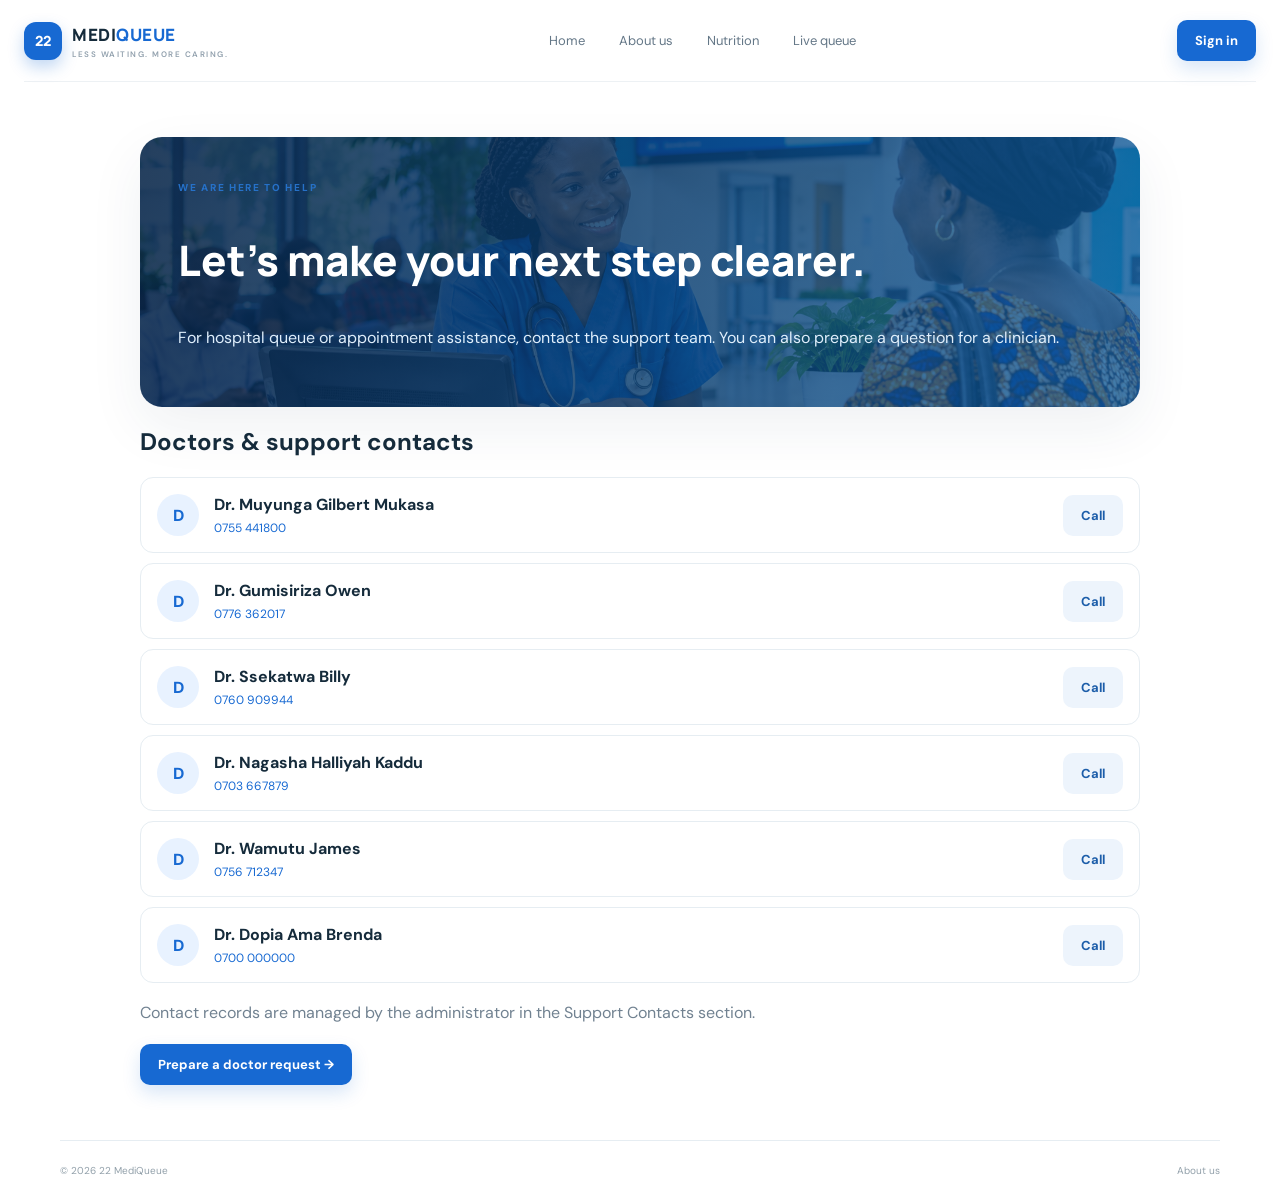
<file: contact.html>
<!doctype html><html lang="en"><head><meta charset="utf-8"><meta name="viewport" content="width=device-width,initial-scale=1"><title>Contact us | 22 MediQueue</title><link rel="stylesheet" href="styles.css"></head><body class="public-body"><header class="topbar public-topbar"><a class="brand" href="index.html"><span class="brand-mark">22</span><span>MEDI<span class="brand-accent">QUEUE</span><small>LESS WAITING. MORE CARING.</small></span></a><nav><a href="index.html">Home</a><a href="about.html">About us</a><a href="nutrition.html">Nutrition</a><a href="live.html">Live queue</a></nav><a class="btn btn-primary" href="login.html">Sign in</a></header><main class="public-info"><section class="info-hero"><span class="eyebrow">WE ARE HERE TO HELP</span><h1>Let’s make your next step clearer.</h1><p>For hospital queue or appointment assistance, contact the support team. You can also prepare a question for a clinician.</p></section><section><h2>Doctors & support contacts</h2><div id="publicContacts"></div><p>Contact records are managed by the administrator in the Support Contacts section.</p><a class="btn btn-primary" href="doctor.html">Prepare a doctor request →</a></section></main><footer class="footer wrap"><span>© 2026 22 MediQueue</span><a href="about.html">About us</a></footer><script src="app.js"></script></body></html>
</file>
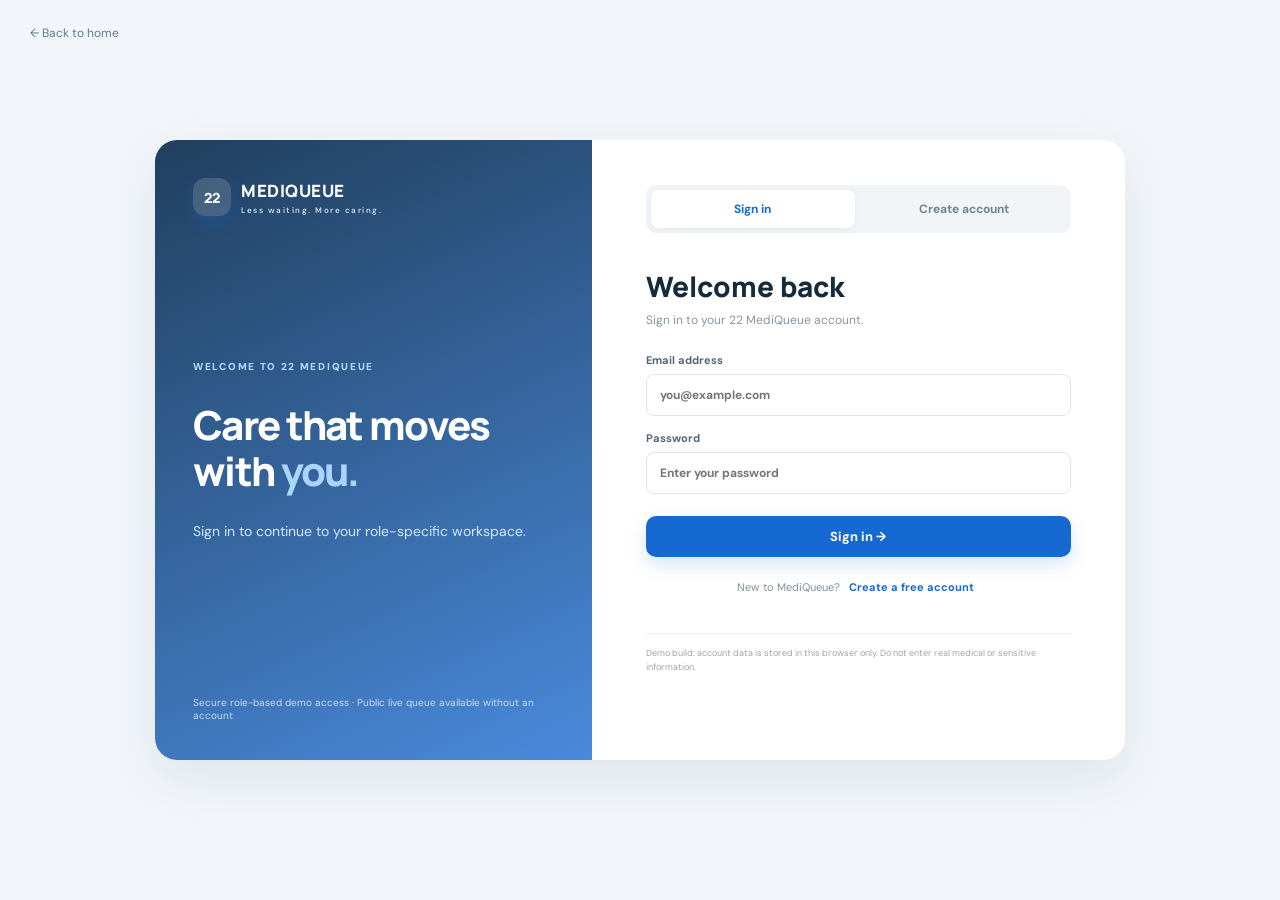
<file: dashboard.html>
<!DOCTYPE html><html lang="en"><head><meta charset="UTF-8"><meta name="viewport" content="width=device-width,initial-scale=1"><title>Workspace | 22 MediQueue</title><link rel="stylesheet" href="styles.css"></head><body class="app-body"><div class="app-layout"><aside class="sidebar"><a class="brand" href="index.html"><span class="brand-mark">22</span><span>MEDI<span class="brand-accent">QUEUE</span><small>CARE MANAGEMENT</small></span></a><div class="side-user"><div class="user-avatar" id="sideAvatar">U</div><div><strong id="sideName">User</strong><small id="sideRole">Patient</small></div></div><nav id="sideNav" class="side-nav"></nav><div class="side-bottom"><a href="live.html">◉ Public live display</a><button id="logoutBtn" class="logout">↪ Sign out</button></div></aside><main class="main-area"><header class="app-header"><div><small id="pageCrumb">WORKSPACE</small><h1 id="pageTitle">Dashboard</h1></div><div class="header-right"><a class="live-link" href="live.html"><span class="status-dot"></span> Live queue</a><button class="icon-button" id="headerBell" title="Notifications">♧</button><div class="header-user"><span class="user-avatar small" id="headerAvatar">U</span><span id="headerName">User</span></div></div></header><div id="pageContent" class="page-content"></div></main></div><div id="toast" class="toast"></div><script src="app.js"></script></body></html>
</file>
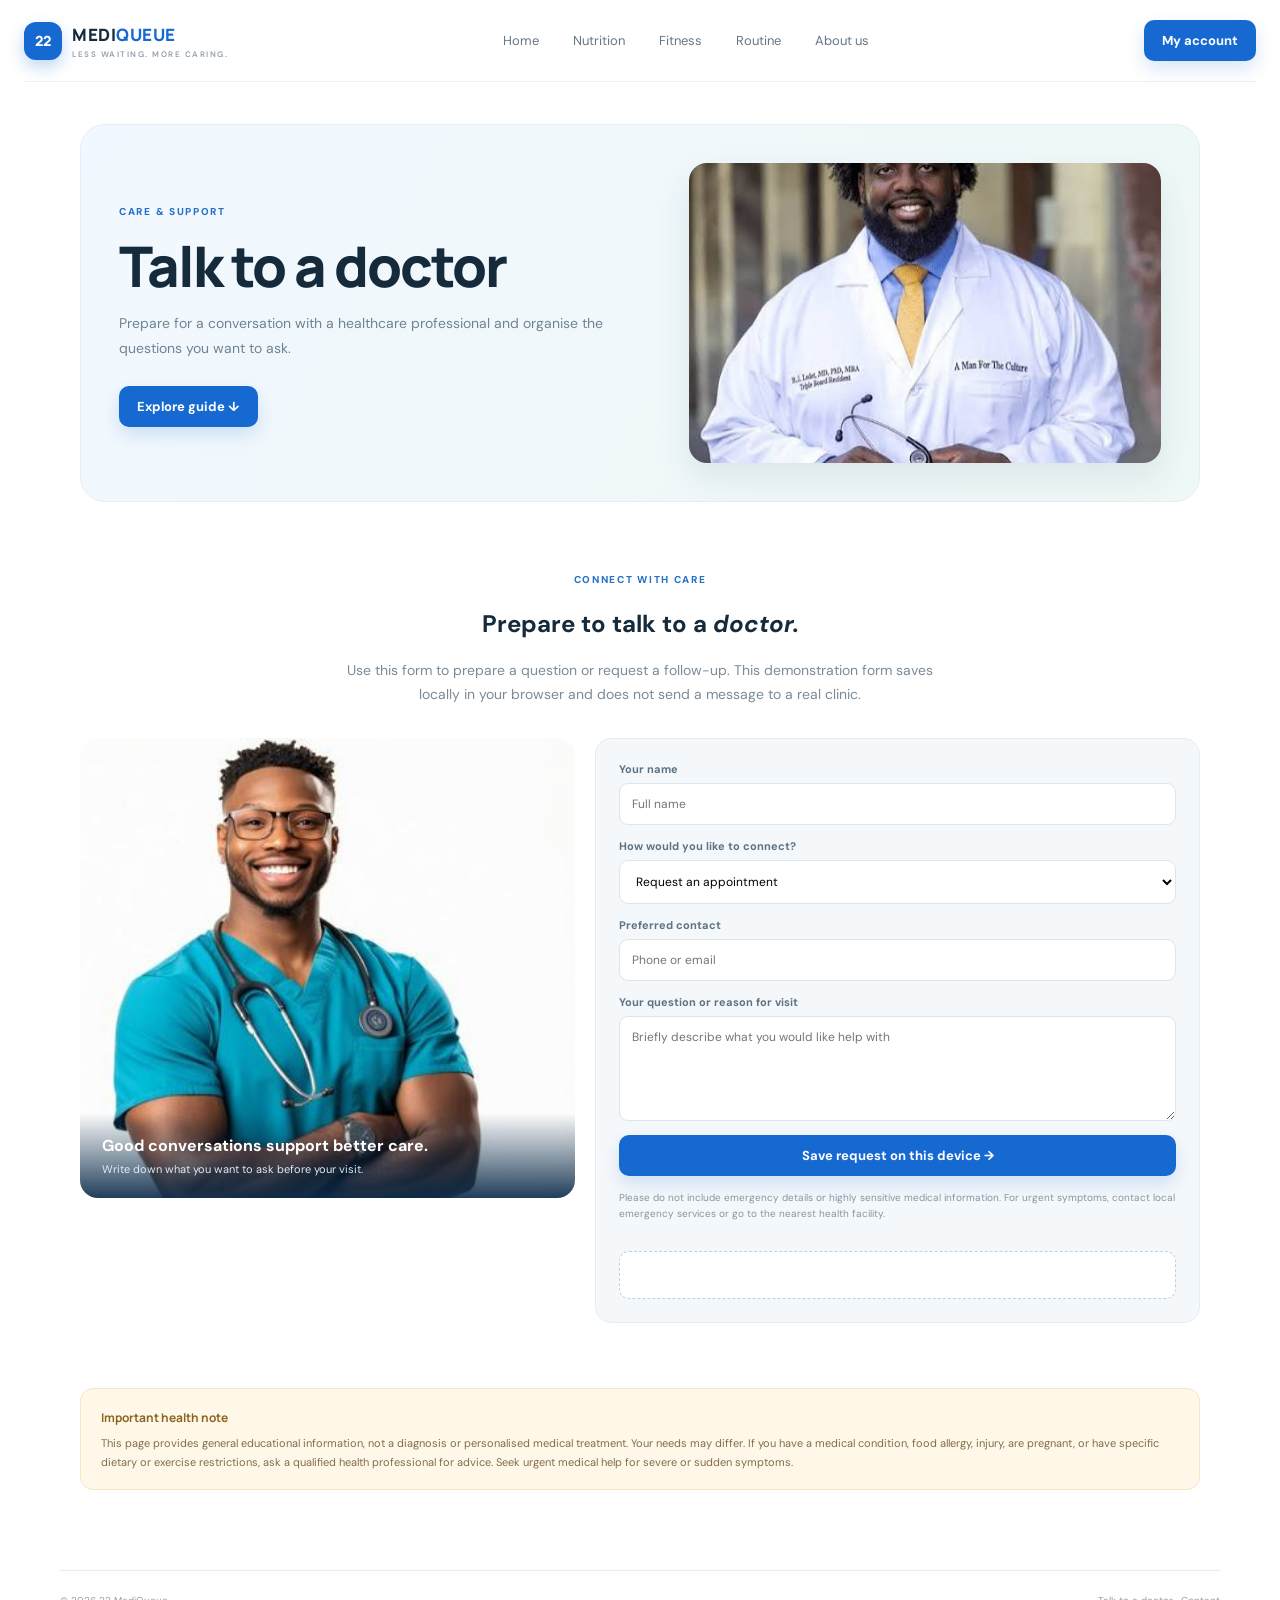
<file: doctor.html>
<!doctype html><html lang="en"><head><meta charset="utf-8"><meta name="viewport" content="width=device-width,initial-scale=1"><title>Talk to a doctor | 22 MediQueue</title><link rel="stylesheet" href="styles.css"></head><body class="public-body">
<header class="topbar public-topbar"><a class="brand" href="index.html"><span class="brand-mark">22</span><span>MEDI<span class="brand-accent">QUEUE</span><small>LESS WAITING. MORE CARING.</small></span></a><nav><a href="index.html">Home</a><a href="nutrition.html">Nutrition</a><a href="fitness.html">Fitness</a><a href="routine.html">Routine</a><a href="about.html">About us</a></nav><a class="btn btn-primary" href="login.html">My account</a></header>
<main class="guide-wrap"><section class="guide-hero"><div><span class="eyebrow">CARE & SUPPORT</span><h1>Talk to a doctor</h1><p>Prepare for a conversation with a healthcare professional and organise the questions you want to ask.</p><a class="btn btn-primary" href="#guide-content">Explore guide ↓</a></div><img src="doctor.jfif" alt="Talk to a doctor"></section><section id="guide-content" class="guide-section"><div class="section-heading"><span class="eyebrow">CONNECT WITH CARE</span><h2>Prepare to talk to a <em>doctor.</em></h2><p>Use this form to prepare a question or request a follow-up. This demonstration form saves locally in your browser and does not send a message to a real clinic.</p></div>
<div class="doctor-contact-grid"><div class="doctor-contact-image"><img src="doctor two.jpeg" alt="Doctor consulting with a patient"><div><b>Good conversations support better care.</b><small>Write down what you want to ask before your visit.</small></div></div><form id="doctorRequest" class="doctor-form"><label>Your name<input name="name" required placeholder="Full name"></label><label>How would you like to connect?<select name="method"><option>Request an appointment</option><option>Ask about an existing appointment</option><option>Prepare a question for my visit</option></select></label><label>Preferred contact<input name="contact" placeholder="Phone or email"></label><label>Your question or reason for visit<textarea name="message" required placeholder="Briefly describe what you would like help with"></textarea></label><button class="btn btn-primary">Save request on this device →</button><p class="form-hint">Please do not include emergency details or highly sensitive medical information. For urgent symptoms, contact local emergency services or go to the nearest health facility.</p><div id="doctorResult" class="interactive-result" aria-live="polite"></div></form></div></section>
<section class="health-note"><b>Important health note</b><p>This page provides general educational information, not a diagnosis or personalised medical treatment. Your needs may differ. If you have a medical condition, food allergy, injury, are pregnant, or have specific dietary or exercise restrictions, ask a qualified health professional for advice. Seek urgent medical help for severe or sudden symptoms.</p></section></main>
<footer class="footer wrap"><a href="index.html">© 2026 22 MediQueue</a><span><a href="doctor.html">Talk to a doctor</a> · <a href="contact.html">Contact</a></span></footer><script src="app.js"></script></body></html>
</file>
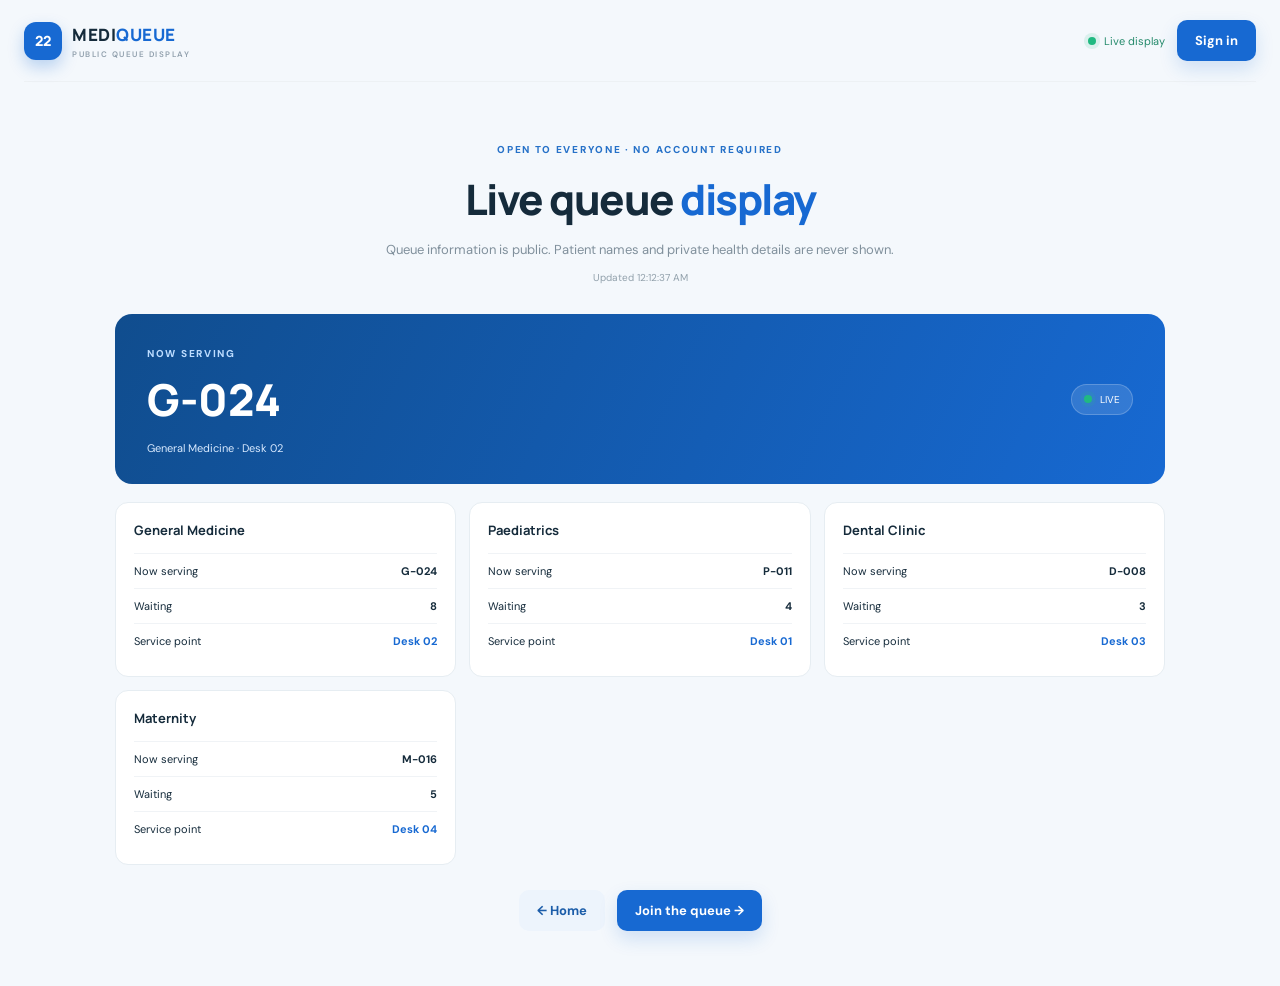
<file: live.html>
<!DOCTYPE html><html lang="en"><head><meta charset="UTF-8"><meta name="viewport" content="width=device-width,initial-scale=1"><title>Live Queue | 22 MediQueue</title><link rel="stylesheet" href="styles.css"></head><body class="live-body"><header class="topbar public-topbar"><a class="brand" href="index.html"><span class="brand-mark">22</span><span>MEDI<span class="brand-accent">QUEUE</span><small>PUBLIC QUEUE DISPLAY</small></span></a><div class="top-actions"><span class="live-link"><span class="status-dot"></span> Live display</span><a class="btn btn-primary" href="login.html">Sign in</a></div></header><main class="live-wrap"><div class="live-heading"><span class="eyebrow">OPEN TO EVERYONE · NO ACCOUNT REQUIRED</span><h1>Live queue <em>display</em></h1><p>Queue information is public. Patient names and private health details are never shown.</p><div class="updated" id="lastUpdated">Updated just now</div></div><div class="now-serving"><div><span class="eyebrow">NOW SERVING</span><strong id="nowServing">G-024</strong><span id="nowDepartment">General Medicine · Desk 02</span></div><div class="serving-badge"><span class="status-dot"></span> LIVE</div></div><div class="queue-grid" id="publicQueue"></div><div class="live-bottom"><a class="btn btn-light" href="index.html">← Home</a><a class="btn btn-primary" href="login.html?intent=queue">Join the queue →</a></div></main><script src="app.js"></script></body></html>
</file>
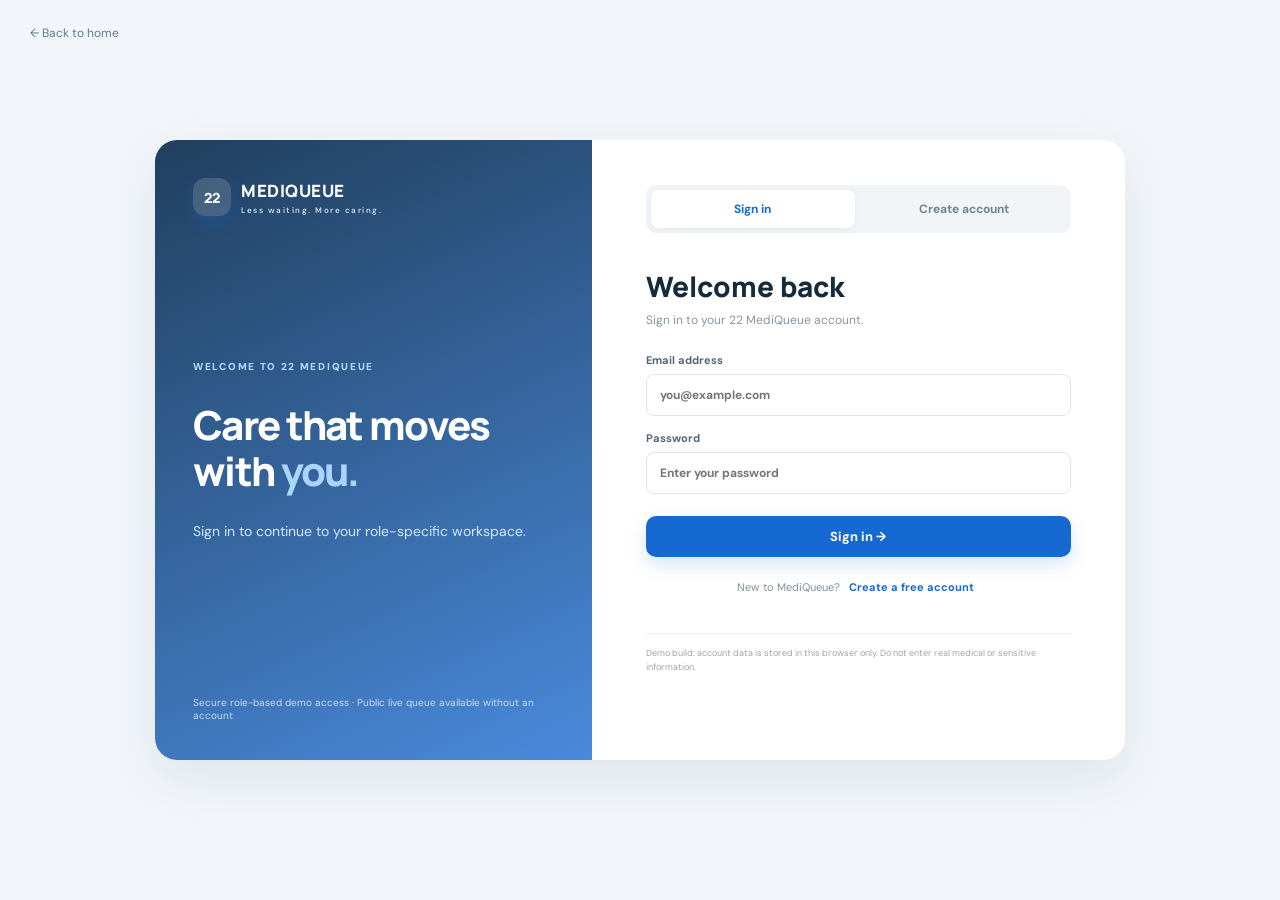
<file: login.html>
<!DOCTYPE html><html lang="en"><head><meta charset="UTF-8"><meta name="viewport" content="width=device-width,initial-scale=1"><title>Account access | 22 MediQueue</title><link rel="stylesheet" href="styles.css"></head><body class="auth-body"><a class="back-home" href="index.html">← Back to home</a><main class="auth-shell"><div class="auth-aside"><a class="brand brand-white" href="index.html"><span class="brand-mark">22</span><span>MEDI<span>QUEUE</span><small>Less waiting. More caring.</small></span></a><div><span class="eyebrow">WELCOME TO 22 MEDIQUEUE</span><h1>Care that moves<br>with <em>you.</em></h1><p>Sign in to continue to your role-specific workspace.</p></div><div class="aside-note">Secure role-based demo access · Public live queue available without an account</div></div><div class="auth-panel"><div class="auth-tabs"><button class="tab active" data-tab="login">Sign in</button><button class="tab" data-tab="register">Create account</button></div><section id="loginPane"><h2>Welcome back</h2><p class="muted">Sign in to your 22 MediQueue account.</p><form id="loginForm"><label>Email address<input type="email" id="loginEmail" required placeholder="you@example.com"></label><label>Password<input type="password" id="loginPassword" required placeholder="Enter your password"></label><button class="btn btn-primary full" type="submit">Sign in →</button></form><p class="form-foot">New to MediQueue? <button class="inline-link" data-tab="register">Create a free account</button></p></section>
<section id="registerPane" hidden><h2>Create your account</h2><p class="muted">Free access for patients, care teams and administrators.</p><form id="registerForm"><label>Full name<input id="regName" required placeholder="Your full name"></label><label>Email address<input type="email" id="regEmail" required placeholder="you@example.com"></label><label>Phone number<input id="regPhone" placeholder="+256 ..."></label><label>Create password<input type="password" id="regPassword" minlength="6" required placeholder="At least 6 characters"></label><label>Account type<select id="regRole" required><option value="patient">Patient</option><option value="staff">Doctor / Staff</option><option value="admin">Admin</option></select></label><div id="adminCodeWrap" hidden><label>Admin setup code<input id="adminCode" placeholder="Ask project administrator"></label><small class="muted">Admin registration is protected by a setup code in this demo.</small></div><button class="btn btn-primary full" type="submit">Create free account →</button></form><p class="form-foot">Already registered? <button class="inline-link" data-tab="login">Sign in</button></p></section><p id="authMessage" class="notice" role="status"></p><p class="demo-note">Demo build: account data is stored in this browser only. Do not enter real medical or sensitive information.</p></div></main><script src="app.js"></script></body></html>
</file>
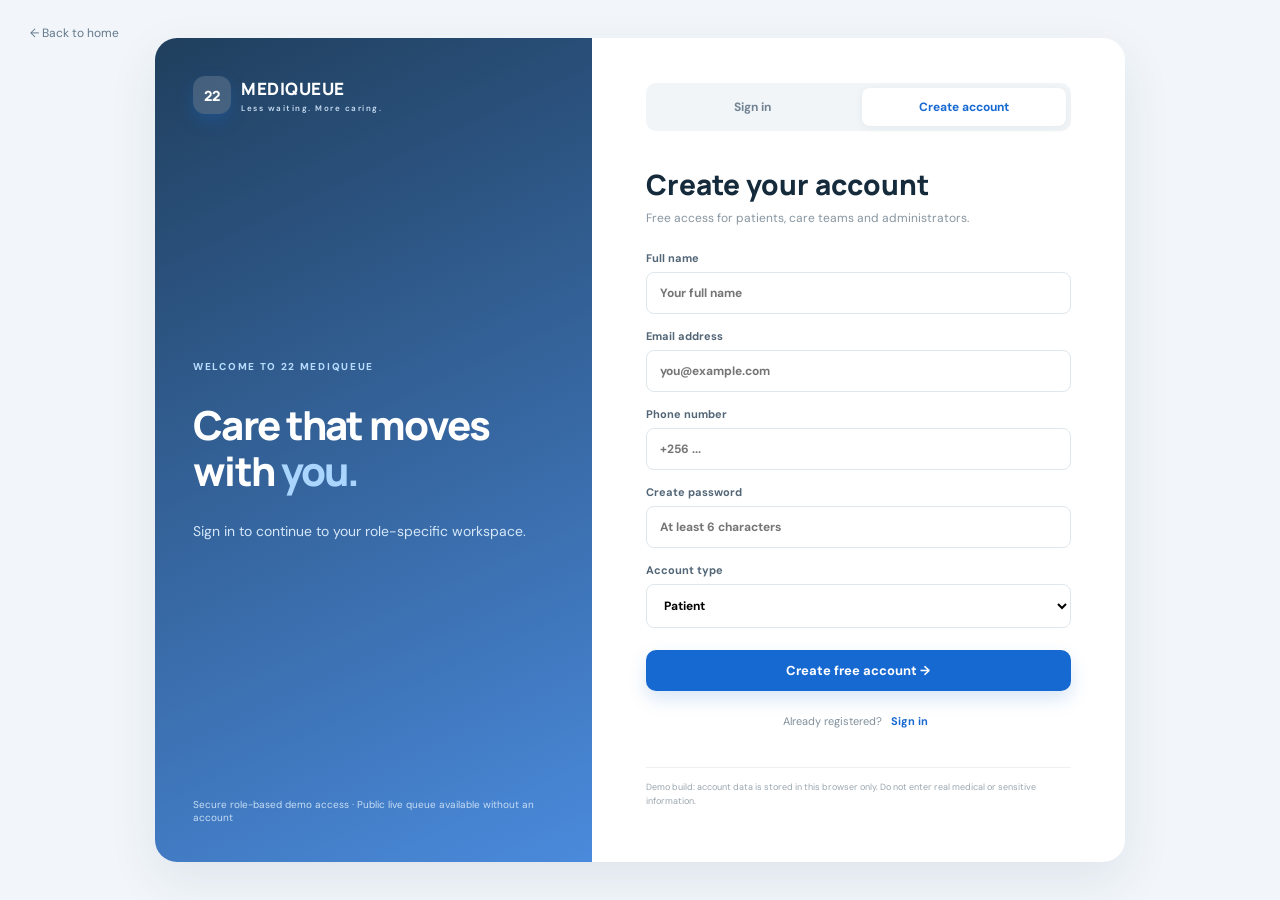
<file: register.html>
<!DOCTYPE html><html lang="en"><head><meta charset="UTF-8"><meta name="viewport" content="width=device-width,initial-scale=1"><title>Account access | 22 MediQueue</title><link rel="stylesheet" href="styles.css"></head><body class="auth-body"><a class="back-home" href="index.html">← Back to home</a><main class="auth-shell"><div class="auth-aside"><a class="brand brand-white" href="index.html"><span class="brand-mark">22</span><span>MEDI<span>QUEUE</span><small>Less waiting. More caring.</small></span></a><div><span class="eyebrow">WELCOME TO 22 MEDIQUEUE</span><h1>Care that moves<br>with <em>you.</em></h1><p>Sign in to continue to your role-specific workspace.</p></div><div class="aside-note">Secure role-based demo access · Public live queue available without an account</div></div><div class="auth-panel"><div class="auth-tabs"><button class="tab" data-tab="login">Sign in</button><button class="tab active" data-tab="register">Create account</button></div><section id="loginPane" hidden><h2>Welcome back</h2><p class="muted">Sign in to your 22 MediQueue account.</p><form id="loginForm"><label>Email address<input type="email" id="loginEmail" required placeholder="you@example.com"></label><label>Password<input type="password" id="loginPassword" required placeholder="Enter your password"></label><button class="btn btn-primary full" type="submit">Sign in →</button></form><p class="form-foot">New to MediQueue? <button class="inline-link" data-tab="register">Create a free account</button></p></section>
<section id="registerPane"><h2>Create your account</h2><p class="muted">Free access for patients, care teams and administrators.</p><form id="registerForm"><label>Full name<input id="regName" required placeholder="Your full name"></label><label>Email address<input type="email" id="regEmail" required placeholder="you@example.com"></label><label>Phone number<input id="regPhone" placeholder="+256 ..."></label><label>Create password<input type="password" id="regPassword" minlength="6" required placeholder="At least 6 characters"></label><label>Account type<select id="regRole" required><option value="patient">Patient</option><option value="staff">Doctor / Staff</option><option value="admin">Admin</option></select></label><div id="adminCodeWrap" hidden><label>Admin setup code<input id="adminCode" placeholder="Ask project administrator"></label><small class="muted">Admin registration is protected by a setup code in this demo.</small></div><button class="btn btn-primary full" type="submit">Create free account →</button></form><p class="form-foot">Already registered? <button class="inline-link" data-tab="login">Sign in</button></p></section><p id="authMessage" class="notice" role="status"></p><p class="demo-note">Demo build: account data is stored in this browser only. Do not enter real medical or sensitive information.</p></div></main><script src="app.js"></script></body></html>
</file>
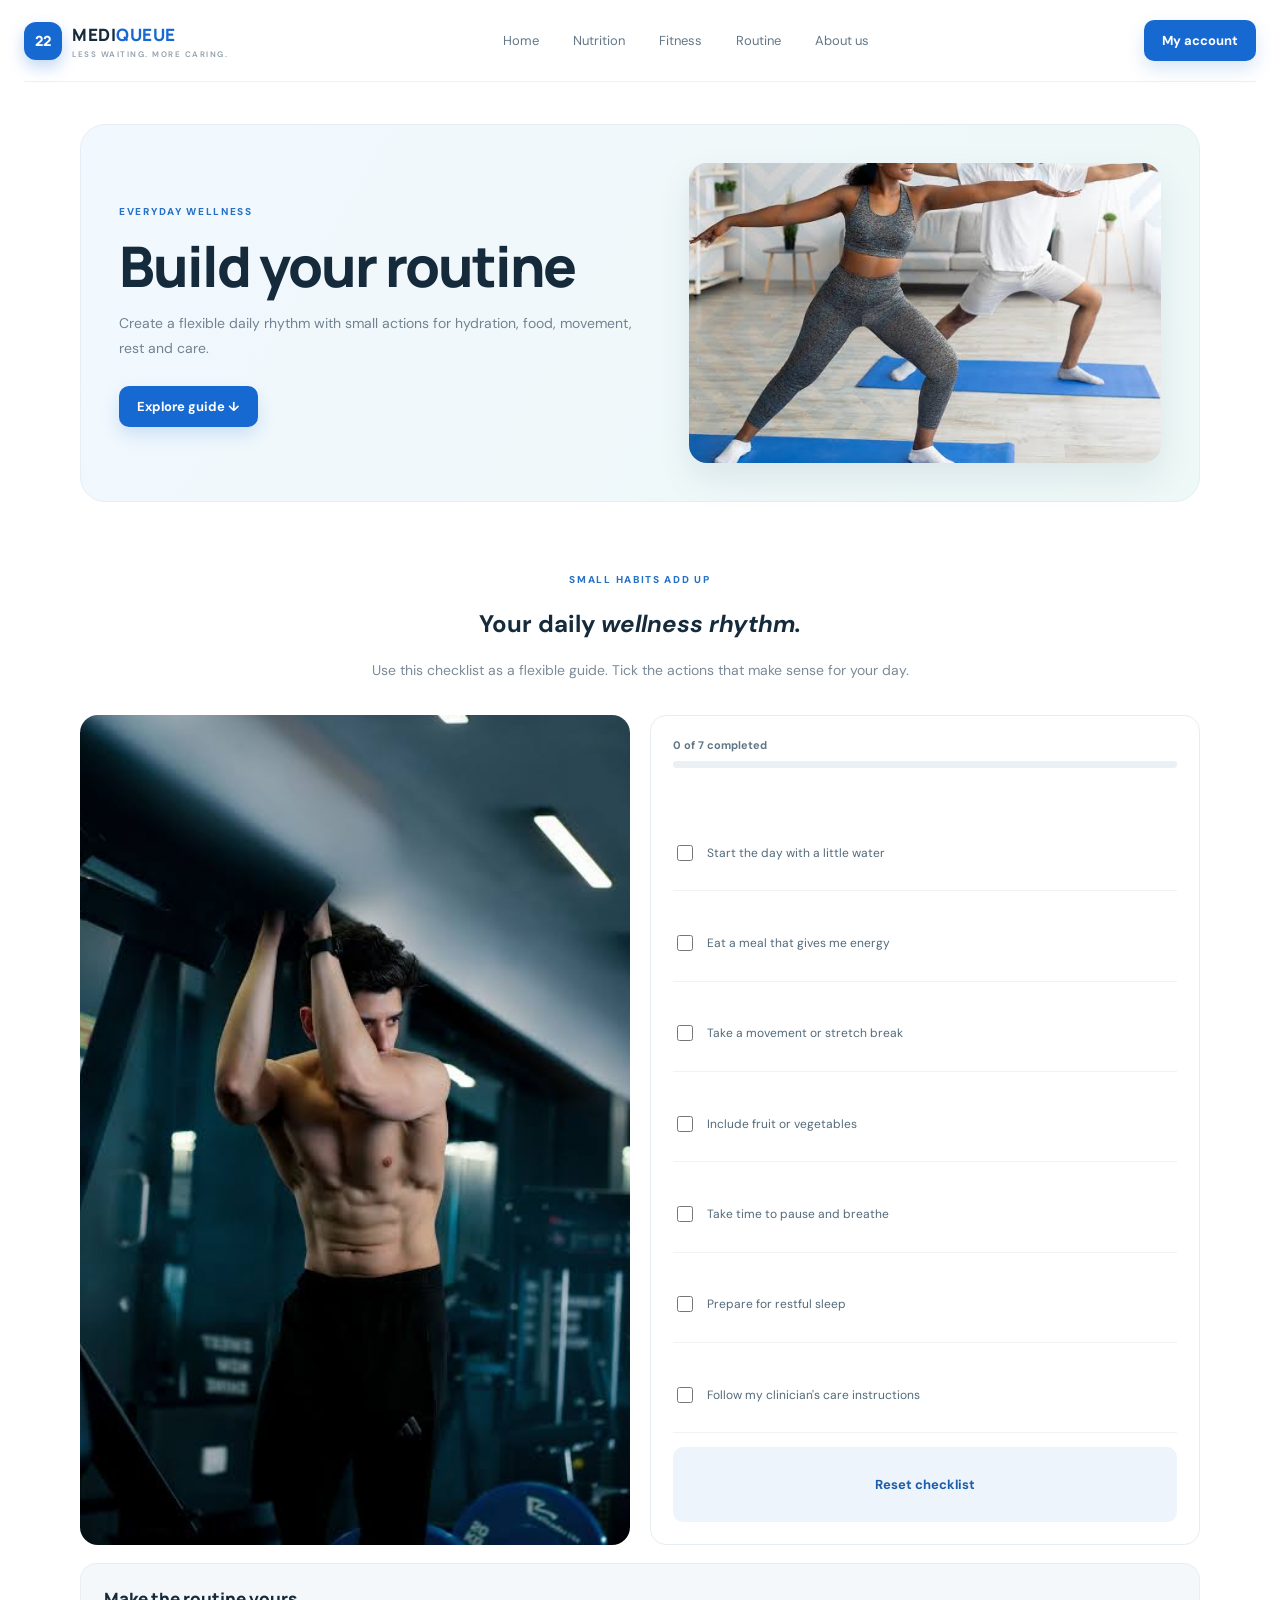
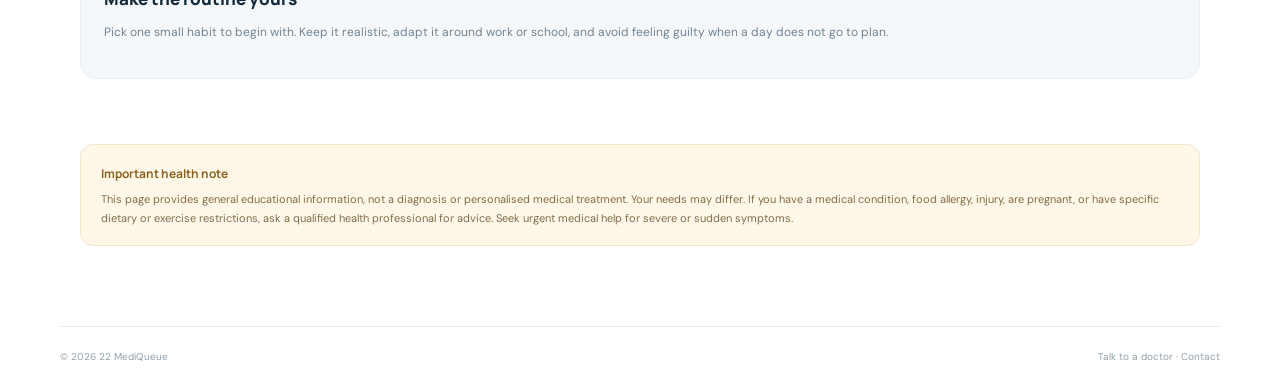
<file: routine.html>
<!doctype html><html lang="en"><head><meta charset="utf-8"><meta name="viewport" content="width=device-width,initial-scale=1"><title>Build your routine | 22 MediQueue</title><link rel="stylesheet" href="styles.css"></head><body class="public-body">
<header class="topbar public-topbar"><a class="brand" href="index.html"><span class="brand-mark">22</span><span>MEDI<span class="brand-accent">QUEUE</span><small>LESS WAITING. MORE CARING.</small></span></a><nav><a href="index.html">Home</a><a href="nutrition.html">Nutrition</a><a href="fitness.html">Fitness</a><a href="routine.html">Routine</a><a href="about.html">About us</a></nav><a class="btn btn-primary" href="login.html">My account</a></header>
<main class="guide-wrap"><section class="guide-hero"><div><span class="eyebrow">EVERYDAY WELLNESS</span><h1>Build your routine</h1><p>Create a flexible daily rhythm with small actions for hydration, food, movement, rest and care.</p><a class="btn btn-primary" href="#guide-content">Explore guide ↓</a></div><img src="fitness.jfif" alt="Build your routine"></section><section id="guide-content" class="guide-section"><div class="section-heading"><span class="eyebrow">SMALL HABITS ADD UP</span><h2>Your daily <em>wellness rhythm.</em></h2><p>Use this checklist as a flexible guide. Tick the actions that make sense for your day.</p></div>
<div class="routine-layout"><div class="routine-image"><img src="gym pic.jfif" alt="Calm morning meditation"></div><div class="routine-checklist"><div class="routine-progress"><b id="routineCount">0 of 7 completed</b><div><span id="routineBar"></span></div></div>
<label><input type="checkbox" class="routine-check"> Start the day with a little water</label><label><input type="checkbox" class="routine-check"> Eat a meal that gives me energy</label><label><input type="checkbox" class="routine-check"> Take a movement or stretch break</label><label><input type="checkbox" class="routine-check"> Include fruit or vegetables</label><label><input type="checkbox" class="routine-check"> Take time to pause and breathe</label><label><input type="checkbox" class="routine-check"> Prepare for restful sleep</label><label><input type="checkbox" class="routine-check"> Follow my clinician's care instructions</label><button class="btn btn-light" id="resetRoutine">Reset checklist</button></div></div>
<div class="guide-panel"><h3>Make the routine yours</h3><p>Pick one small habit to begin with. Keep it realistic, adapt it around work or school, and avoid feeling guilty when a day does not go to plan.</p></div></section>
<section class="health-note"><b>Important health note</b><p>This page provides general educational information, not a diagnosis or personalised medical treatment. Your needs may differ. If you have a medical condition, food allergy, injury, are pregnant, or have specific dietary or exercise restrictions, ask a qualified health professional for advice. Seek urgent medical help for severe or sudden symptoms.</p></section></main>
<footer class="footer wrap"><a href="index.html">© 2026 22 MediQueue</a><span><a href="doctor.html">Talk to a doctor</a> · <a href="contact.html">Contact</a></span></footer><script src="app.js"></script></body></html>
</file>
<file: styles.css>
@import url('https://fonts.googleapis.com/css2?family=DM+Sans:wght@400;500;600;700&family=Manrope:wght@400;500;600;700;800&display=swap');
:root{--ink:#152b3b;--muted:#718291;--blue:#1769d2;--blue2:#0e55b5;--mint:#dff6ee;--line:#e6edf2;--bg:#f5f8fb;--white:#fff;--shadow:0 18px 50px rgba(27,57,82,.09)}*{box-sizing:border-box}body{margin:0;color:var(--ink);font-family:'DM Sans',sans-serif;background:#fff}a{text-decoration:none;color:inherit}button,input,select{font:inherit}.wrap{width:min(1160px,calc(100% - 48px));margin:auto}.topbar{height:82px;display:flex;align-items:center;justify-content:space-between;width:min(1240px,calc(100% - 48px));margin:auto}.public-topbar{border-bottom:1px solid #edf1f4}.brand{display:flex;align-items:center;gap:10px;font:800 17px Manrope,sans-serif;letter-spacing:.5px}.brand-mark{width:38px;height:38px;border-radius:12px;background:#1769d2;color:white;display:grid;place-items:center;font-size:14px;box-shadow:0 7px 16px #1769d244}.brand-accent{color:#1769d2}.brand small{display:block;font:600 8px 'DM Sans';letter-spacing:1.5px;color:#91a0ad;margin-top:3px}.public-topbar nav{display:flex;gap:34px;color:#647787;font-size:13px}.public-topbar nav a:hover,.footer a:hover{color:var(--blue)}.top-actions{display:flex;align-items:center;gap:12px}.btn{display:inline-flex;align-items:center;justify-content:center;gap:12px;border:0;border-radius:10px;padding:12px 18px;font-size:13px;font-weight:700;cursor:pointer;transition:.2s}.btn-primary{background:var(--blue);color:#fff;box-shadow:0 8px 18px #1769d22b}.btn-primary:hover{background:var(--blue2);transform:translateY(-1px)}.btn-ghost{color:#526779}.btn-light{background:#edf4fc;color:#1c5da9}.btn-large{padding:16px 21px}.hero{display:grid;grid-template-columns:1fr 1.04fr;gap:55px;align-items:center;padding-top:68px;padding-bottom:62px}.eyebrow{font-size:10px;letter-spacing:1.7px;font-weight:800;color:#2671c8}.eyebrow i{display:inline-block;width:7px;height:7px;border-radius:50%;background:#31bd91;margin-right:8px}.hero h1,.section h2,.how-inner h2,.cta h2{font:800 clamp(42px,5vw,64px)/1.08 Manrope,sans-serif;letter-spacing:-2.8px;margin:19px 0}.hero h1 em,.section h2 em,.how-inner h2 em,.live-heading h1 em{font-style:normal;color:var(--blue)}.hero-lead{font-size:16px;line-height:1.8;color:#6b7d8c;max-width:510px}.hero-actions{display:flex;gap:12px;margin:28px 0 35px;flex-wrap:wrap}.hero-trust{display:flex;align-items:center;gap:13px}.avatar-stack{display:flex;padding-left:5px}.avatar-stack b{width:29px;height:29px;border-radius:50%;display:grid;place-items:center;background:#dcecfb;border:2px solid white;margin-left:-5px;font-size:10px;color:#2768a9}.avatar-stack b:nth-child(2){background:#d8f2e8}.avatar-stack b:nth-child(3){background:#fce9d7}.hero-trust strong,.hero-trust small{display:block}.hero-trust strong{font-size:12px}.hero-trust small{font-size:10px;color:#8795a0;margin-top:3px}.hero-visual{height:430px;position:relative}.hero-visual>img{width:100%;height:100%;object-fit:cover;border-radius:26px 26px 90px 26px;box-shadow:var(--shadow)}.floating-card{position:absolute;background:#fff;border:1px solid #edf1f4;border-radius:14px;box-shadow:0 14px 35px #163d5c20;display:flex;align-items:center;gap:12px;padding:13px 16px}.queue-card{left:-32px;bottom:40px}.floating-card small{display:block;color:#81909c;font-size:8px;font-weight:800;letter-spacing:1px}.floating-card strong{display:block;font:800 23px Manrope;margin:3px 0}.live-pill{background:#e2f7ee;color:#15946b;font-size:8px;font-weight:800;padding:5px 7px;border-radius:20px}.status-dot{display:inline-block;width:8px;height:8px;background:#20b981;border-radius:50%;box-shadow:0 0 0 4px #20b98120}.wait-card{right:-18px;top:32px}.wait-card strong{font-size:18px}.mini-icon{font-size:25px;color:var(--blue)}.stats-strip{display:grid;grid-template-columns:repeat(4,1fr);background:#f5f8fb;border-radius:15px;padding:22px 28px;margin-bottom:95px}.stats-strip div{padding-left:24px;border-left:1px solid #e0e8ee}.stats-strip div:first-child{border:0}.stats-strip strong,.stats-strip span{display:block}.stats-strip strong{font:800 20px Manrope}.stats-strip span{font-size:11px;color:#83919c;margin-top:5px}.section{padding-bottom:100px}.section-heading{text-align:center;max-width:610px;margin:0 auto 36px}.section h2,.how-inner h2,.cta h2{font-size:39px;letter-spacing:-1.5px}.section-heading p,.cta p{color:#7b8b98;line-height:1.7;font-size:14px}.feature-grid{display:grid;grid-template-columns:repeat(4,1fr);gap:15px}.feature-card{padding:25px;border:1px solid var(--line);border-radius:15px;transition:.2s}.feature-card:hover{transform:translateY(-4px);box-shadow:var(--shadow)}.feature-icon{width:39px;height:39px;border-radius:12px;display:grid;place-items:center;font-size:20px}.blue{background:#e7f1ff;color:#2671c8}.mint{background:#e4f7ef;color:#15946b}.violet{background:#f0eaff;color:#8061ce}.amber{background:#fff3df;color:#ca8b22}.feature-card h3{font:700 15px Manrope;margin:19px 0 9px}.feature-card p{font-size:12px;line-height:1.7;color:#81909c;margin:0}.how-section{background:#f4f8fc;padding:70px 0}.how-inner{display:grid;grid-template-columns:1fr 1fr;gap:80px;align-items:center}.steps{display:grid;gap:24px}.steps>div{display:flex;gap:17px;align-items:flex-start}.steps b{font:800 14px Manrope;color:#2a76ca;background:#e2effe;border-radius:10px;padding:10px}.steps strong,.steps small{display:block}.steps strong{font-size:14px}.steps small{font-size:12px;color:#83919c;margin-top:5px}.cta{display:flex;align-items:center;justify-content:space-between;padding-top:70px;padding-bottom:70px}.cta h2{margin:12px 0}.cta p{max-width:500px}.cta .text-link{display:block;text-align:center;color:#2168bb;font-size:12px;font-weight:700;margin-top:15px}.footer{border-top:1px solid var(--line);padding:23px 0;display:flex;justify-content:space-between;align-items:center;color:#92a0aa;font-size:10px}.auth-body{background:#f2f6fa;min-height:100vh;padding:34px 20px;display:grid;place-items:center}.back-home{position:absolute;top:25px;left:30px;font-size:12px;color:#63788a}.auth-shell{width:min(970px,100%);min-height:620px;background:white;border-radius:22px;overflow:hidden;display:grid;grid-template-columns:.9fr 1.1fr;box-shadow:var(--shadow)}.auth-aside{background:linear-gradient(145deg,#0f427b,#1769d2);color:white;padding:38px;display:flex;flex-direction:column;justify-content:space-between}.brand-white{color:white}.brand-white .brand-mark{background:#ffffff26}.brand-white small{color:#c8ddf4}.brand-white .brand-accent{color:#b8dcff}.auth-aside .eyebrow{color:#b8dcff}.auth-aside h1{font:800 40px/1.15 Manrope;letter-spacing:-1.7px}.auth-aside h1 em{color:#a9d5ff;font-style:normal}.auth-aside p{color:#d5e7f8;line-height:1.7;font-size:14px}.aside-note{font-size:10px;color:#c7def4}.auth-panel{padding:45px 54px}.auth-tabs{display:flex;gap:7px;background:#f1f5f8;padding:5px;border-radius:10px;margin-bottom:34px}.tab{flex:1;border:0;background:transparent;padding:11px;border-radius:8px;color:#718392;font-weight:700;font-size:12px;cursor:pointer}.tab.active{background:white;color:#1769d2;box-shadow:0 2px 8px #1a3a5810}.auth-panel h2{font:800 28px Manrope;margin:0 0 7px}.muted{font-size:12px;color:#8795a0;margin:0 0 25px}.auth-panel form{display:grid;gap:15px}.auth-panel label{display:grid;gap:7px;font-size:11px;font-weight:700;color:#526677}.auth-panel input,.auth-panel select{width:100%;padding:12px 13px;border:1px solid #dfe7ed;border-radius:8px;outline:none;font-size:12px;background:white}.auth-panel input:focus,.auth-panel select:focus{border-color:#4a91df;box-shadow:0 0 0 3px #1769d215}.full{width:100%;margin-top:7px}.form-foot{text-align:center;font-size:11px;color:#81909c;margin-top:22px}.inline-link{border:0;background:none;color:#1769d2;font-weight:700;cursor:pointer}.notice{font-size:11px;color:#167b5b;min-height:16px}.demo-note{font-size:9px;line-height:1.5;color:#9aa6af;border-top:1px solid #edf1f4;padding-top:13px}.app-body{background:#f5f8fb}.app-layout{min-height:100vh;display:grid;grid-template-columns:245px 1fr}.sidebar{background:#fff;border-right:1px solid var(--line);padding:26px 17px;display:flex;flex-direction:column;min-height:100vh}.side-user{display:flex;align-items:center;gap:10px;padding:22px 8px;border-bottom:1px solid var(--line);margin-bottom:15px}.user-avatar{width:36px;height:36px;border-radius:12px;background:#e5f1ff;color:#1769d2;display:grid;place-items:center;font-weight:800}.side-user strong,.side-user small{display:block}.side-user strong{font-size:12px}.side-user small{font-size:10px;color:#82919d;margin-top:3px}.side-nav{display:grid;gap:5px}.side-nav .nav-label{font-size:9px;letter-spacing:1.4px;font-weight:800;color:#a1adb6;padding:15px 10px 5px}.side-nav a{padding:11px 12px;border-radius:9px;font-size:12px;color:#657888;display:flex;gap:10px;align-items:center}.side-nav a.active,.side-nav a:hover{background:#eaf3ff;color:#1769d2;font-weight:700}.side-bottom{margin-top:auto;border-top:1px solid var(--line);padding-top:15px;display:grid;gap:10px}.side-bottom a,.logout{font-size:11px;color:#6b7e8e;padding:9px 10px}.logout{border:0;background:none;text-align:left;cursor:pointer}.main-area{min-width:0}.app-header{height:91px;background:white;border-bottom:1px solid var(--line);padding:0 38px;display:flex;align-items:center;justify-content:space-between}.app-header small{font-size:9px;color:#91a0ab;letter-spacing:1.3px;font-weight:800}.app-header h1{font:800 22px Manrope;margin:4px 0}.header-right{display:flex;align-items:center;gap:19px;font-size:11px}.live-link{font-size:11px;color:#248a6b;display:flex;align-items:center;gap:8px}.icon-button{border:0;background:#f1f5f8;border-radius:9px;padding:9px 12px;cursor:pointer}.header-user{display:flex;align-items:center;gap:8px}.user-avatar.small{width:29px;height:29px;border-radius:9px;font-size:11px}.page-content{padding:30px 38px;max-width:1400px;margin:auto}.welcome-row{display:flex;justify-content:space-between;align-items:center;margin-bottom:22px}.welcome-row h2{font:800 23px Manrope;margin:0}.welcome-row p{font-size:12px;color:#84939e;margin:6px 0}.metric-grid{display:grid;grid-template-columns:repeat(4,1fr);gap:14px;margin-bottom:20px}.metric,.panel,.action-card{background:white;border:1px solid var(--line);border-radius:13px;padding:18px}.metric small{color:#8796a1;font-size:10px}.metric strong{display:block;font:800 25px Manrope;margin:8px 0 3px}.metric span{font-size:10px;color:#15946b}.content-grid{display:grid;grid-template-columns:1.35fr 1fr;gap:15px}.panel h3{font:700 14px Manrope;margin:0 0 15px}.panel p{font-size:12px;color:#84939e;line-height:1.6}.data-table{width:100%;border-collapse:collapse;font-size:11px}.data-table th{text-align:left;color:#8a98a3;font-size:9px;letter-spacing:.7px;padding:10px;border-bottom:1px solid var(--line)}.data-table td{padding:12px 10px;border-bottom:1px solid #f0f3f6}.pill{display:inline-block;border-radius:30px;padding:5px 8px;font-size:9px;font-weight:700;background:#e6f7ef;color:#18835f}.pill.pending{background:#fff3df;color:#b57a1d}.pill.blue-pill{background:#eaf3ff;color:#1769d2}.action-grid{display:grid;grid-template-columns:repeat(3,1fr);gap:13px;margin-top:15px}.action-card{cursor:pointer;text-align:left;transition:.2s}.action-card:hover{border-color:#9dc6f3;transform:translateY(-2px)}.action-card b{display:block;font:700 13px Manrope;margin:10px 0 5px}.action-card span{font-size:11px;color:#8795a0}.field-grid{display:grid;grid-template-columns:repeat(2,1fr);gap:13px}.field{display:grid;gap:6px;font-size:11px;color:#627586;font-weight:700}.field input,.field select,.field textarea{padding:11px;border:1px solid #dfe7ed;border-radius:8px;font:12px 'DM Sans';width:100%}.field textarea{min-height:75px;resize:vertical}.form-actions{margin-top:15px}.empty{padding:24px;text-align:center;color:#8795a0;font-size:12px}.toast{position:fixed;bottom:24px;right:24px;background:#18364d;color:white;padding:12px 17px;border-radius:10px;font-size:12px;opacity:0;transform:translateY(8px);transition:.2s;pointer-events:none}.toast.show{opacity:1;transform:none}.live-body{background:#f4f8fc;min-height:100vh}.live-wrap{width:min(1050px,calc(100% - 40px));margin:55px auto}.live-heading{text-align:center}.live-heading h1{font:800 42px Manrope;letter-spacing:-1.5px;margin:12px 0}.live-heading p{font-size:13px;color:#80909c}.updated{font-size:10px;color:#91a0ab;margin-top:12px}.now-serving{margin:30px 0 18px;background:linear-gradient(115deg,#104d8e,#1769d2);border-radius:17px;padding:27px 32px;color:white;display:flex;justify-content:space-between;align-items:center}.now-serving .eyebrow{color:#bcdcff}.now-serving strong{display:block;font:800 44px Manrope;margin:7px 0}.now-serving span:not(.eyebrow){font-size:11px;color:#d9eaff}.serving-badge{background:#ffffff20;border:1px solid #ffffff35;border-radius:30px;padding:8px 12px;font-size:10px;display:flex;align-items:center;gap:8px}.queue-grid{display:grid;grid-template-columns:repeat(3,1fr);gap:13px}.queue-dept{background:white;border:1px solid var(--line);border-radius:13px;padding:18px}.queue-dept h3{font:700 13px Manrope;margin:0 0 14px}.queue-row{display:flex;justify-content:space-between;padding:10px 0;border-top:1px solid #f0f3f6;font-size:11px}.queue-row span:last-child{font-weight:700;color:#1769d2}.live-bottom{display:flex;justify-content:center;gap:12px;margin:25px}.public-body{overflow-x:hidden}
@media(max-width:850px){.public-topbar nav{display:none}.hero{grid-template-columns:1fr;gap:35px;padding-top:42px}.hero-visual{height:360px}.queue-card{left:10px}.wait-card{right:8px}.feature-grid{grid-template-columns:repeat(2,1fr)}.how-inner{grid-template-columns:1fr;gap:25px}.stats-strip{grid-template-columns:repeat(2,1fr);gap:18px}.stats-strip div:nth-child(3){border:0}.app-layout{grid-template-columns:205px 1fr}.sidebar{padding:20px 12px}.page-content{padding:22px}.metric-grid{grid-template-columns:repeat(2,1fr)}.content-grid{grid-template-columns:1fr}.auth-shell{grid-template-columns:.7fr 1fr}.auth-panel{padding:35px 28px}}
@media(max-width:600px){.wrap,.topbar{width:calc(100% - 30px)}.topbar{height:70px}.top-actions .btn-ghost{display:none}.brand{font-size:14px}.hero h1{font-size:46px}.hero-visual{height:280px}.stats-strip{padding:18px 12px}.stats-strip div{padding-left:12px}.feature-grid{grid-template-columns:1fr}.cta,.footer{display:grid;gap:18px}.footer{justify-content:start}.auth-body{padding:55px 12px 20px}.auth-shell{grid-template-columns:1fr}.auth-aside{min-height:190px;padding:25px}.auth-aside h1{font-size:28px;margin:10px 0}.auth-aside .aside-note{display:none}.auth-panel{padding:28px 22px}.app-layout{grid-template-columns:1fr}.sidebar{min-height:auto;padding:14px 16px}.sidebar .brand{margin-bottom:10px}.side-user{padding:10px 4px;margin:0}.side-nav{display:flex;overflow:auto}.side-nav .nav-label{display:none}.side-nav a{white-space:nowrap;padding:9px}.side-bottom{display:flex;margin-top:10px;padding-top:8px}.app-header{height:75px;padding:0 16px}.header-right{gap:9px}.header-user span:last-child{display:none}.page-content{padding:18px 14px}.metric-grid{gap:8px}.metric{padding:13px}.metric strong{font-size:20px}.action-grid{grid-template-columns:1fr 1fr}.field-grid{grid-template-columns:1fr}.queue-grid{grid-template-columns:1fr}.now-serving{padding:20px}.now-serving strong{font-size:34px}.live-wrap{margin:35px auto}.live-heading h1{font-size:34px}}

/* 22 MediQueue requested additions */
.feature-grid{position:relative;isolation:isolate;padding:28px;border-radius:24px;overflow:hidden;background:linear-gradient(90deg,rgba(8,39,74,.88),rgba(12,72,125,.78)),url("hero-hospital.png") center/cover;color:#fff}.feature-grid .feature-card{background:rgba(255,255,255,.94);color:var(--ink);backdrop-filter:blur(5px)}.how-section{background:linear-gradient(100deg,rgba(8,36,68,.91),rgba(13,76,133,.83)),url("hero-hospital.png") center 42%/cover fixed;color:#fff}.how-section .eyebrow,.how-section .steps small{color:#d4e8fb}.how-inner h2{color:#fff}.how-inner h2 em{color:#a9d5ff}.staff-photo{width:42px;height:42px;border-radius:50%;object-fit:cover;border:2px solid #e6edf2}.staff-photo.large{width:76px;height:76px}.staff-profile{display:flex;align-items:center;gap:14px;margin-bottom:20px}.contact-card{display:flex;align-items:center;gap:15px;background:#fff;border:1px solid var(--line);padding:16px;border-radius:13px;margin:10px 0}.contact-card>div:nth-child(2){flex:1}.contact-card strong,.contact-card a:not(.btn){display:block}.contact-card a:not(.btn){font-size:12px;color:var(--blue);margin-top:5px}.contact-avatar{width:42px;height:42px;border-radius:50%;display:grid;place-items:center;background:#e8f2ff;color:#1769d2;font-weight:800}.public-info{width:min(1000px,calc(100% - 40px));margin:55px auto}.public-info h1{font:800 42px Manrope;color:var(--ink)}.public-info p{color:#718291;line-height:1.8}.public-info .info-hero{padding:38px;border-radius:22px;color:white;background:linear-gradient(100deg,rgba(7,37,72,.88),rgba(14,92,157,.78)),url("hero-hospital.png") center/cover}.public-info .info-hero h1{color:white}.public-info .info-hero p{color:#e0effc}


/* Premium public experience */
.premium-hero{padding-top:64px;padding-bottom:76px;gap:64px;grid-template-columns:1fr .94fr}
.premium-hero .hero-copy{position:relative;z-index:2}
.premium-hero h1{font-size:clamp(48px,5.2vw,70px);max-width:620px;letter-spacing:-3.8px}
.premium-hero .hero-lead{max-width:540px}
.trust-check{width:32px;height:32px;border-radius:50%;display:grid;place-items:center;background:#e4f8ef;color:#12966b;font-weight:900}
.hero-mini-stats{display:flex;gap:34px;margin-top:34px;padding-top:20px;border-top:1px solid #edf1f4}
.hero-mini-stats div{display:grid;gap:4px}.hero-mini-stats b{font:800 18px Manrope;color:#1769d2}.hero-mini-stats span{font-size:10px;color:#84939f}
.doctor-hero{height:490px;isolation:isolate}
.doctor-hero:before{content:"";position:absolute;inset:24px -12px -12px 24px;border-radius:34px;background:#dceeff;z-index:-2}
.doctor-glow{position:absolute;inset:0 18px 18px 0;border-radius:30px;background:linear-gradient(145deg,#dff3f4,#dceaff);z-index:-1}
.doctor-motion{width:calc(100% - 30px);height:calc(100% - 28px);margin:0 15px 28px;object-fit:cover;object-position:center 30%;border-radius:30px;box-shadow:0 24px 60px #163d5c24;animation:doctorFloat 6s ease-in-out infinite;transform-origin:center}
@keyframes doctorFloat{0%,100%{transform:translateY(0) scale(1)}50%{transform:translateY(-8px) scale(1.012)}}
.doctor-caption{position:absolute;left:0;right:0;bottom:0;margin:auto;width:calc(100% - 10px);background:#fff;border:1px solid #edf1f4;box-shadow:0 14px 38px #173d5b1c;border-radius:16px;padding:15px 17px;display:flex;align-items:center;gap:12px}
.doctor-caption div{flex:1}.doctor-caption b,.doctor-caption small{display:block}.doctor-caption b{font:700 12px Manrope}.doctor-caption small{font-size:10px;color:#84939f;margin-top:4px}.doctor-online-dot{width:10px;height:10px;border-radius:50%;background:#21bb83;box-shadow:0 0 0 6px #21bb831a}.caption-arrow{font-size:20px;color:#1769d2}
.doctor-hero .queue-card{left:-36px;bottom:88px}.doctor-hero .wait-card{right:-25px;top:30px}
.trust-band{background:#f5f8fb;border-top:1px solid #edf1f4;border-bottom:1px solid #edf1f4}
.trust-band-inner{min-height:76px;display:flex;align-items:center;justify-content:space-between;gap:18px;flex-wrap:wrap}
.trust-band-inner>span{font-size:9px;letter-spacing:1.5px;color:#8a99a5;font-weight:800}.trust-band-inner>b{font:700 11px Manrope;color:#506879}
.care-section{padding-top:92px;padding-bottom:100px}.wellness-grid{display:grid;grid-template-columns:repeat(4,1fr);gap:17px}
.wellness-card{position:relative;min-height:365px;overflow:hidden;border-radius:19px;background:#123c60;box-shadow:0 12px 35px #183b5a12;transition:.25s;color:white}
.wellness-card:hover{transform:translateY(-7px);box-shadow:0 20px 45px #183b5a25}
.wellness-card>img{position:absolute;inset:0;width:100%;height:100%;object-fit:cover;transition:transform .5s}
.wellness-card:hover>img{transform:scale(1.07)}
.wellness-card:after{content:"";position:absolute;inset:0;background:linear-gradient(180deg,#082b4a05 12%,#082b4ae8 100%)}
.wellness-content{position:absolute;z-index:1;left:20px;right:20px;bottom:21px}
.card-kicker{font-size:9px;letter-spacing:1.5px;font-weight:800;color:#bde4ff}
.wellness-content h3{font:800 19px Manrope;margin:9px 0}.wellness-content p{font-size:11px;line-height:1.65;color:#e0edf7;min-height:55px}
.wellness-content>b{display:flex;justify-content:space-between;align-items:center;font-size:11px;color:white;margin-top:17px}
.patient-plan-section{background:#f3f8fc;padding:78px 0}
.patient-plan{display:grid;grid-template-columns:1fr .9fr;gap:75px;align-items:center}
.patient-plan h2,.queue-promo h2{font:800 40px/1.14 Manrope;letter-spacing:-1.8px;margin:15px 0}
.patient-plan h2 em,.queue-promo h2 em{font-style:normal;color:#1769d2}
.patient-plan p,.queue-promo p{font-size:13px;line-height:1.85;color:#718392;max-width:520px;margin-bottom:24px}
.plan-preview{background:#fff;border:1px solid #e7eef4;border-radius:20px;padding:25px;box-shadow:0 20px 50px #173d5b0d}
.plan-top{display:flex;justify-content:space-between;font-size:9px;font-weight:800;letter-spacing:1.2px;color:#8796a1}
.plan-live{color:#15946b}.plan-preview h3{font:800 21px Manrope;margin:23px 0}
.plan-line{display:flex;align-items:center;gap:13px;padding:14px 0;border-top:1px solid #edf1f4}
.plan-line>span{width:38px;height:38px;border-radius:12px;background:#f0f6fb;display:grid;place-items:center;font-size:18px}
.plan-line div{flex:1}.plan-line b,.plan-line small{display:block}.plan-line b{font-size:12px}.plan-line small{font-size:10px;color:#8a99a5;margin-top:4px}.plan-line em{font-style:normal;font-size:10px;color:#9aa8b2}
.queue-promo{display:grid;grid-template-columns:1fr 1fr;gap:65px;align-items:center;padding-top:95px;padding-bottom:95px}
.queue-promo-image{height:360px;border-radius:24px;overflow:hidden;box-shadow:0 20px 55px #173d5b1a}
.queue-promo-image img{width:100%;height:100%;object-fit:cover}
.public-info .info-hero{box-shadow:0 20px 55px #173d5b12}
@media(max-width:1000px){.wellness-grid{grid-template-columns:repeat(2,1fr)}.premium-hero{gap:35px}.doctor-hero{height:430px}.trust-band-inner{padding-top:16px;padding-bottom:16px}}
@media(max-width:700px){.premium-hero{grid-template-columns:1fr;padding-top:42px;gap:35px}.premium-hero h1{font-size:48px}.doctor-hero{height:350px;margin:0 10px}.doctor-hero .queue-card{left:-8px;bottom:70px}.doctor-hero .wait-card{right:-8px}.trust-band-inner{justify-content:center}.trust-band-inner>span{width:100%;text-align:center}.wellness-grid{grid-template-columns:1fr 1fr;gap:10px}.wellness-card{min-height:300px}.wellness-content{left:13px;right:13px;bottom:14px}.wellness-content h3{font-size:15px}.wellness-content p{font-size:10px}.patient-plan,.queue-promo{grid-template-columns:1fr;gap:30px}.patient-plan h2,.queue-promo h2{font-size:34px}.queue-promo-image{height:260px}.hero-mini-stats{gap:20px}}
@media(max-width:430px){.wellness-grid{grid-template-columns:1fr}.wellness-card{min-height:330px}.doctor-caption{padding:12px}.doctor-caption b{font-size:10px}}

.auth-aside{background:linear-gradient(155deg,rgba(8,42,76,.90),rgba(23,105,210,.78)),url('https://images.unsplash.com/photo-1551601651-2a8555f1a136?auto=format&fit=crop&w=1000&q=85') center/cover}


/* Wellness guide pages */
.guide-wrap{width:min(1120px,calc(100% - 40px));margin:42px auto 80px}
.guide-hero{display:grid;grid-template-columns:1fr .9fr;gap:45px;align-items:center;padding:38px;background:linear-gradient(120deg,#f2f8ff,#eef8f6);border:1px solid #e6eef4;border-radius:25px}
.guide-hero h1{font:800 clamp(36px,4.5vw,56px)/1.1 Manrope;letter-spacing:-2px;margin:15px 0}
.guide-hero p{font-size:14px;line-height:1.8;color:#718392;max-width:530px;margin-bottom:25px}
.guide-hero img{width:100%;height:300px;object-fit:cover;border-radius:18px;box-shadow:0 15px 35px #173d5b18}
.guide-section{padding:65px 0}.guide-section .section-heading{margin-bottom:32px}
.food-grid,.fitness-grid{display:grid;grid-template-columns:repeat(4,1fr);gap:15px}
.food-card,.fitness-grid article{border:1px solid #e6edf2;border-radius:15px;overflow:hidden;background:#fff}
.food-card img,.fitness-grid img{width:100%;height:155px;object-fit:cover}
.food-card h3,.fitness-grid h3{font:700 14px Manrope;margin:15px 15px 7px}
.food-card p,.fitness-grid p{font-size:11px;line-height:1.7;color:#7a8b98;margin:0 15px 17px}
.fitness-grid{grid-template-columns:repeat(3,1fr)}
.guide-two-col{display:grid;grid-template-columns:1fr 1fr;gap:16px;margin-top:20px}
.guide-panel,.interactive-panel{background:#f5f8fb;border:1px solid #e7eef4;border-radius:16px;padding:23px;margin-top:18px}
.guide-panel h3,.interactive-panel h3{font:800 17px Manrope;margin:0 0 12px}
.guide-panel p,.guide-panel li,.interactive-panel p{font-size:12px;line-height:1.8;color:#718392}
.guide-panel ul{padding-left:19px}.guide-panel li{margin:7px 0}
.meal-builder{display:grid;grid-template-columns:repeat(3,1fr) auto;gap:12px;align-items:end}
.meal-builder label,.doctor-form label{display:grid;gap:7px;font-size:11px;font-weight:700;color:#5d7282}
.meal-builder select,.doctor-form input,.doctor-form select,.doctor-form textarea{padding:12px;border:1px solid #dce6ed;border-radius:9px;background:#fff;font:12px 'DM Sans';width:100%}
.interactive-result{background:#fff;border:1px dashed #b9d1e5;border-radius:10px;padding:14px;margin-top:15px;font-size:12px;line-height:1.7;color:#526a7b;min-height:48px}
.routine-layout{display:grid;grid-template-columns:1fr 1fr;gap:20px;align-items:stretch}
.routine-image img{width:100%;height:100%;min-height:390px;object-fit:cover;border-radius:18px}
.routine-checklist{background:#fff;border:1px solid #e6edf2;border-radius:16px;padding:22px;display:grid;gap:14px}
.routine-checklist>label{display:flex;align-items:center;gap:11px;font-size:12px;color:#536a7a;padding:10px 0;border-bottom:1px solid #f0f3f6}
.routine-checklist input{accent-color:#1769d2;width:16px;height:16px}
.routine-progress{font-size:11px;color:#617686}.routine-progress>div{height:7px;border-radius:20px;background:#eaf0f4;margin-top:9px;overflow:hidden}.routine-progress span{display:block;width:0;height:100%;background:#21b887;transition:width .2s}
.health-note{background:#fff8e9;border:1px solid #f4e7c8;border-radius:13px;padding:17px 20px}.health-note b{font:700 12px Manrope;color:#8a641f}.health-note p{font-size:11px;line-height:1.7;color:#806d4a;margin:7px 0 0}
.doctor-contact-grid{display:grid;grid-template-columns:.9fr 1.1fr;gap:20px;align-items:start}
.doctor-contact-image{position:relative;min-height:460px;border-radius:18px;overflow:hidden}
.doctor-contact-image img{width:100%;height:100%;position:absolute;inset:0;object-fit:cover}
.doctor-contact-image>div{position:absolute;bottom:0;left:0;right:0;padding:22px;background:linear-gradient(transparent,#0b2b49e8);color:white}
.doctor-contact-image b,.doctor-contact-image small{display:block}.doctor-contact-image small{font-size:11px;color:#dcebf7;margin-top:6px}
.doctor-form{background:#f5f8fb;border:1px solid #e6edf2;border-radius:16px;padding:23px;display:grid;gap:14px}
.doctor-form textarea{min-height:105px;resize:vertical}.form-hint{font-size:10px;line-height:1.6;color:#8795a0;margin:0}
.about-story{display:grid;grid-template-columns:1fr 1fr;gap:40px;align-items:center;padding:55px 0}
.about-story h2{font:800 39px/1.1 Manrope;letter-spacing:-1.5px}.about-story h2 em{font-style:normal;color:#1769d2}
.about-story p{font-size:13px;line-height:1.85;color:#718291}.about-story img{width:100%;height:320px;object-fit:cover;border-radius:19px}
.about-values{display:grid;grid-template-columns:repeat(3,1fr);gap:15px}.about-values>div{padding:22px;border:1px solid #e6edf2;border-radius:14px}.about-values span{font:800 13px Manrope;color:#1769d2}.about-values h3{font:700 15px Manrope}.about-values p,.about-disclaimer{font-size:12px;line-height:1.7;color:#718291}
.about-what{padding:55px 0}.about-what h2{font:800 27px Manrope}.about-link-grid{display:grid;grid-template-columns:repeat(2,1fr);gap:12px}.about-link-grid a{padding:18px;border:1px solid #e6edf2;border-radius:12px;color:#1769d2}.about-link-grid b,.about-link-grid span{display:block}.about-link-grid b{font:700 13px Manrope;color:#19364a}.about-link-grid span{font-size:11px;color:#7a8b98;margin:6px 0}
@media(max-width:850px){.guide-hero,.about-story,.routine-layout,.doctor-contact-grid{grid-template-columns:1fr}.food-grid{grid-template-columns:repeat(2,1fr)}.guide-hero img{height:230px}.routine-image img{min-height:240px}.doctor-contact-image{min-height:280px}.meal-builder{grid-template-columns:1fr 1fr}.meal-builder button{grid-column:1/-1}}
@media(max-width:600px){.guide-wrap{margin:25px auto 55px}.guide-hero{padding:23px}.guide-hero h1{font-size:37px}.food-grid,.fitness-grid,.guide-two-col,.about-values,.about-link-grid{grid-template-columns:1fr}.food-card img,.fitness-grid img{height:190px}.meal-builder{grid-template-columns:1fr}.about-story{padding:35px 0}.about-story img{height:230px}}
</file>
